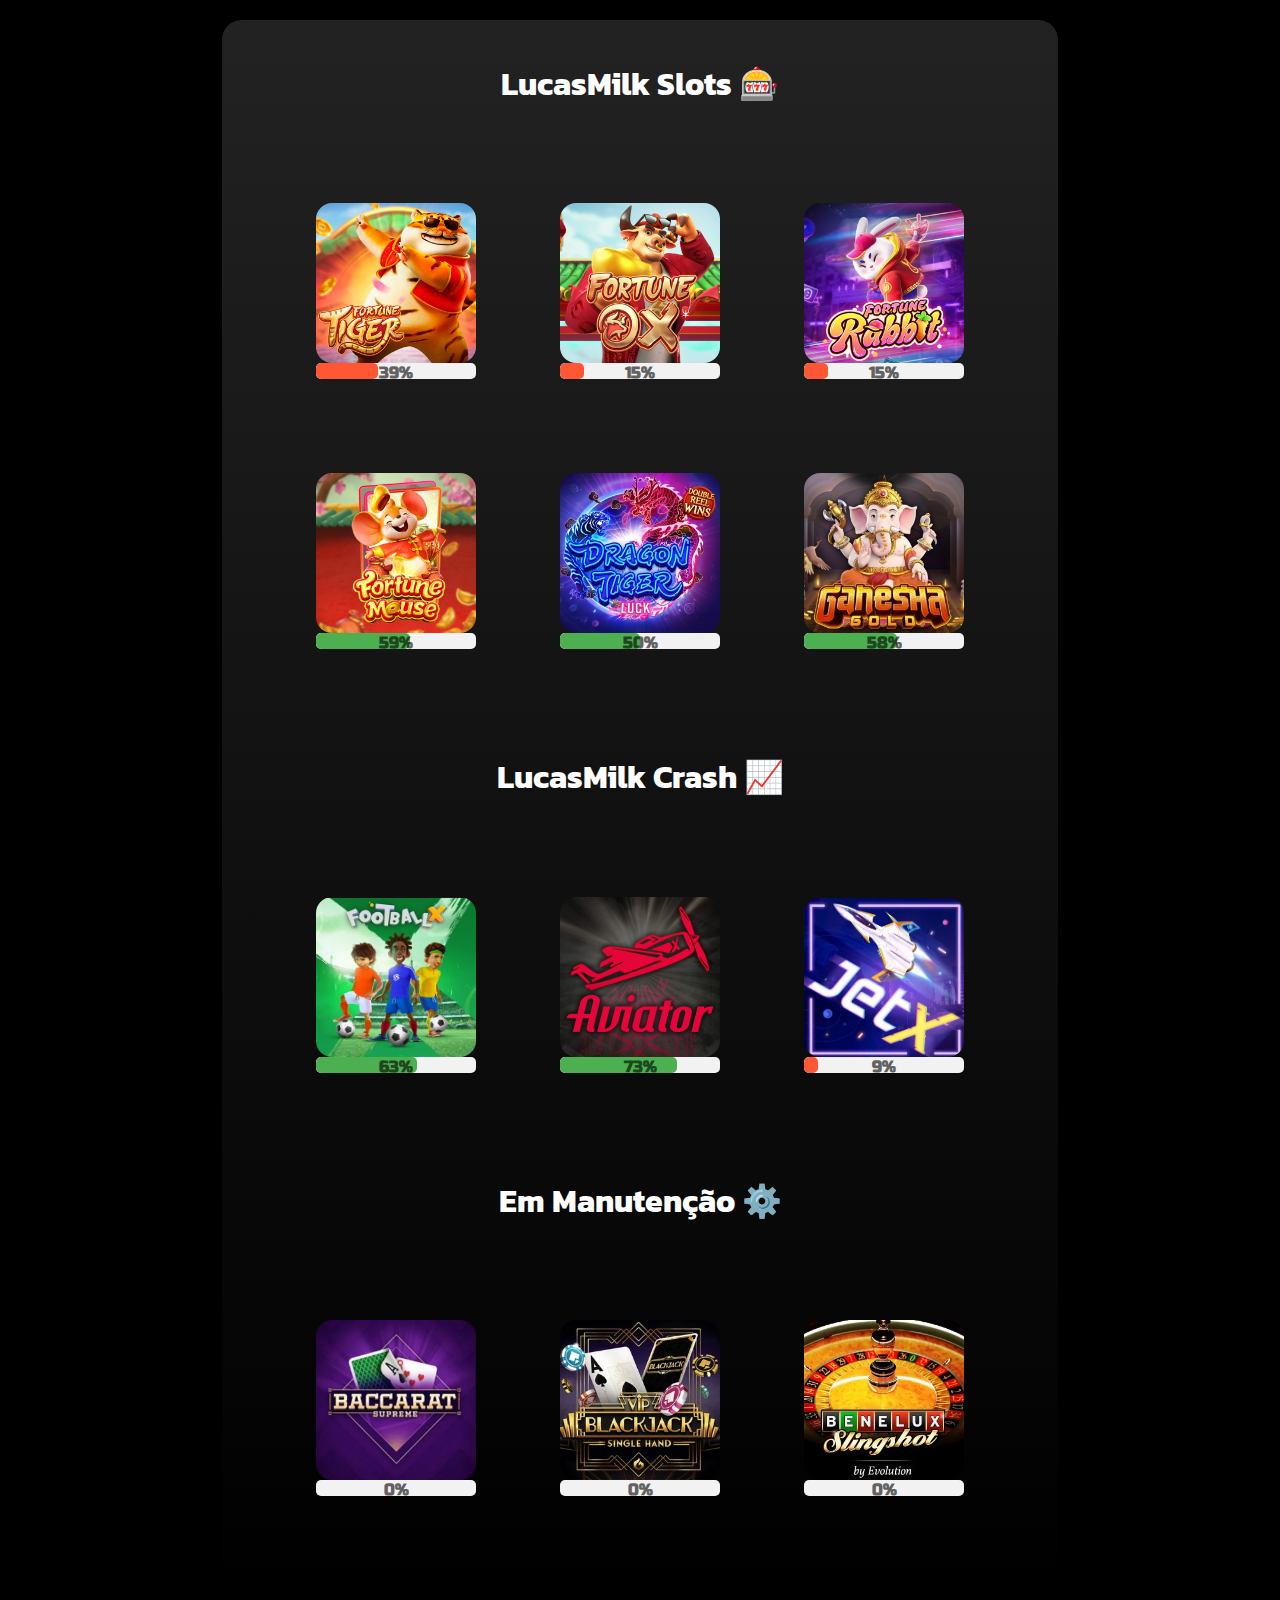
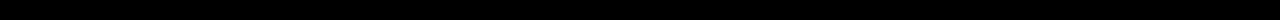
<file: PLATAFORMA/MOBILE/index.html>
<!DOCTYPE html>
<html>
<head>
    <link rel="shortcut icon" type="image/png" href="./icon.png"/>
    <link rel="preconnect" href="https://fonts.gstatic.com" crossorigin>
    <link href="https://fonts.googleapis.com/css2?family=Russo+One&display=swap" rel="stylesheet">
    <link href="https://fonts.googleapis.com/css2?family=Kanit&family=Lilita+One&display=swap" rel="stylesheet">
    <link rel="stylesheet" href="https://fonts.googleapis.com/css?family=Sofia">
    <title>LucasMilk</title>
    <link rel="stylesheet" type="text/css" href="main.css">
</head>
<body>
    <div class="container">
        <h1>LucasMilk Slots 🎰</h1>
        <table>
            <tr>
                <td>
                    <a href="./slot/slot.html"><img src="./media/imagem4.jpg" class="Imagem 4"></a>
                    <div class="progress-container">
                        <div class="progress-bar" id="progress-bar-1"></div>
                        <div class="progress-percent" id="progress-percent-1">0%</div>
                    </div>
                </td>
                <td>
                    <a href="./slot/slot.html"><img src="./media/imagem2.jpg" class="Imagem 2"></a>
                    <div class="progress-container">
                        <div class="progress-bar" id="progress-bar-2"></div>
                        <div class="progress-percent" id="progress-percent-2">0%</div>
                    </div>
                </td>
                <td>
                    <a href="./slot/slot.html"><img src="./media/imagem3.jpg" class="Imagem 3"></a>
                    <div class="progress-container">
                        <div class="progress-bar" id="progress-bar-3"></div>
                        <div class="progress-percent" id="progress-percent-3">0%</div>
                    </div>
                </td>
            </tr>
            <tr>
                <td>
                    <a href="./slot/slot.html"><img src="./media/imagem1.jpg" class="Imagem 1"></a>
                    <div class="progress-container">
                        <div class="progress-bar" id="progress-bar-4"></div>
                        <div class="progress-percent" id="progress-percent-4">0%</div>
                    </div>
                </td>
                <td>
                    <a href="./slot/slot.html"><img src="./media/imagem5.jpg" class="Imagem 5"></a>
                    <div class="progress-container">
                        <div class="progress-bar" id="progress-bar-5"></div>
                        <div class="progress-percent" id="progress-percent-5">0%</div>
                    </div>
                </td>
                <td>
                    <a href="./slot/slot.html"><img src="./media/imagem6.jpg" class="Imagem 6"></a>
                    <div class="progress-container">
                        <div class="progress-bar" id="progress-bar-6"></div>
                        <div class="progress-percent" id="progress-percent-6">0%</div>
                    </div>
                </td>
            </tr>
        </table>
        <table>
            <h1>LucasMilk Crash 📈</h1>
            <tr>
                <td>
                    <a href="./crash/crash.html"><img src="./media/imagem9.jpg" class="Imagem 1"></a>
                    <div class="progress-container">
                        <div class="progress-bar" id="progress-bar-7"></div>
                        <div class="progress-percent" id="progress-percent-7">0%</div>
                    </div>
                </td>
                <td>
                    <a href="./crash/crash.html"><img src="./media/imagem7.jpg" class="Imagem 2"></a>
                    <div class="progress-container">
                        <div class="progress-bar" id="progress-bar-8"></div>
                        <div class="progress-percent" id="progress-percent-8">0%</div>
                    </div>
                </td>
                <td>
                    <a href="./crash/crash.html"><img src="./media/imagem8.jpg" class="Imagem 2"></a>
                    <div class="progress-container">
                        <div class="progress-bar" id="progress-bar-9"></div>
                        <div class="progress-percent" id="progress-percent-9">0%</div>
                    </div>
                </td>
            </tr>
            <table>
                <h1>Em Manutenção ⚙️</h1>
                <tr>
                    <td>
                        <a href="./manutencao/index.html"><img src="./media/imagem10.jpg" class="Imagem 1"></a>
                        <div class="progress-container">
                            <div class="progress-bar" id="progress-bar-7"></div>
                            <div class="progress-percent" id="progress-percent-7">0%</div>
                        </div>
                    </td>
                    <td>
                        <a href="./manutencao/index.html"><img src="./media/imagem11.jpg" class="Imagem 2"></a>
                        <div class="progress-container">
                            <div class="progress-bar" id="progress-bar-8"></div>
                            <div class="progress-percent" id="progress-percent-8">0%</div>
                        </div>
                    </td>
                    <td>
                        <a href="./manutencao/index.html"><img src="./media/imagem12.jpg" class="Imagem 2"></a>
                        <div class="progress-container">
                            <div class="progress-bar" id="progress-bar-9"></div>
                            <div class="progress-percent" id="progress-percent-9">0%</div>
                        </div>
                    </td>
                </tr>
    
            
            <!-- Repita o mesmo padrão para as outras imagens -->
        </table>

        <ion-icon name="exit-outline"></ion-icon>
    </div>
    <script src="script.js"></script>

</body>
</html>
</file>
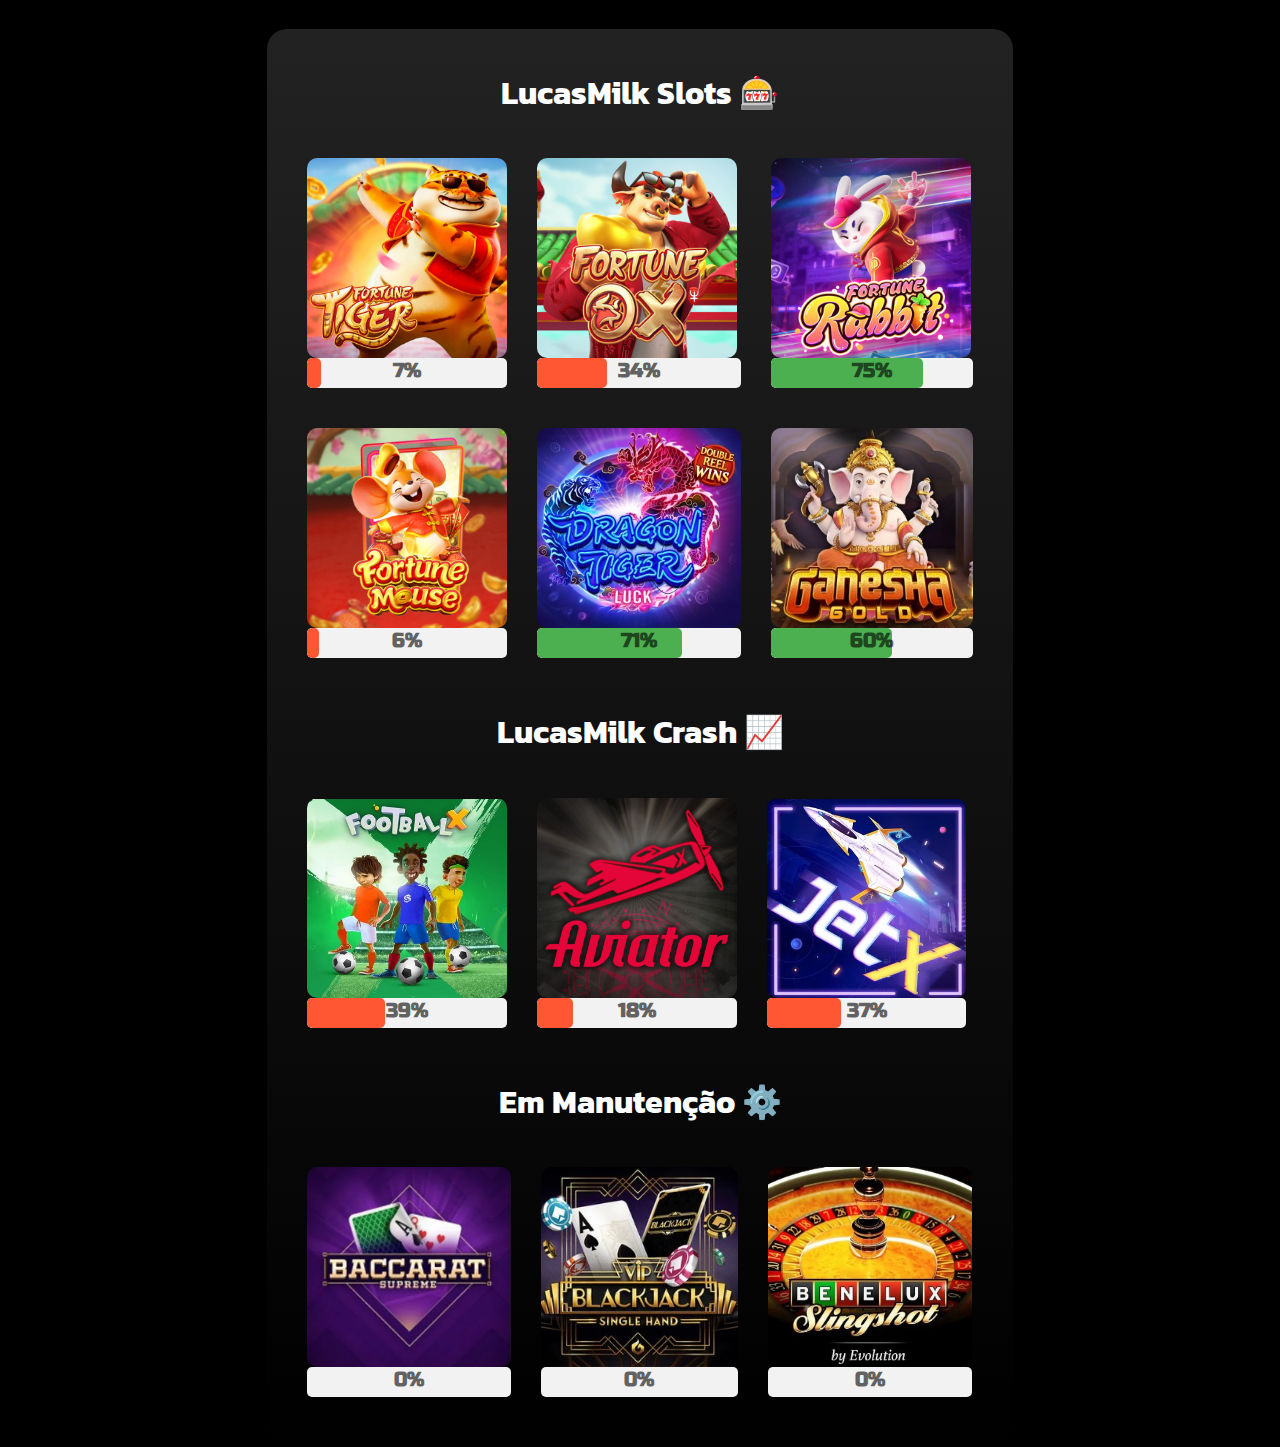
<file: PLATAFORMA/PC/index.html>
<!DOCTYPE html>
<html>
<head>
    <link rel="shortcut icon" type="image/png" href="./icon.png"/>
    <link rel="preconnect" href="https://fonts.gstatic.com" crossorigin>
    <link href="https://fonts.googleapis.com/css2?family=Russo+One&display=swap" rel="stylesheet">
    <link href="https://fonts.googleapis.com/css2?family=Kanit&family=Lilita+One&display=swap" rel="stylesheet">
    <link rel="stylesheet" href="https://fonts.googleapis.com/css?family=Sofia">
    <title>LucasMilk</title>
    <link rel="stylesheet" type="text/css" href="main.css">
</head>
<body>
    <br/>
    <br/>
    <br/>
    <br/>
    <br/>
    <br/>
    <br/>
    <br/>
    <br/>
    <br/>
    <br/>
    <br/>
    <br/>
    <br/>
    <br/>
    <br/>
    <br/>
    <br/>
    <br/>
    <br/>
    <br/>
    <br/>   
    <br/>
    <br/>
    <br/>
    <br/>
    <br/>    
    <br/>
    <br/>
    <br/>
    <br/>
    <br/>
    <div class="container">
        <h1>LucasMilk Slots 🎰</h1>
        <table>
            <tr>
                <td>
                    <a href="./slot/slot.html"><img src="./media/imagem4.jpg" class="Imagem 4"></a>
                    <div class="progress-container">
                        <div class="progress-bar" id="progress-bar-1"></div>
                        <div class="progress-percent" id="progress-percent-1">0%</div>
                    </div>
                </td>
                <td>
                    <a href="./slot/slot.html"><img src="./media/imagem2.jpg" class="Imagem 2"></a>
                    <div class="progress-container">
                        <div class="progress-bar" id="progress-bar-2"></div>
                        <div class="progress-percent" id="progress-percent-2">0%</div>
                    </div>
                </td>
                <td>
                    <a href="./slot/slot.html"><img src="./media/imagem3.jpg" class="Imagem 3"></a>
                    <div class="progress-container">
                        <div class="progress-bar" id="progress-bar-3"></div>
                        <div class="progress-percent" id="progress-percent-3">0%</div>
                    </div>
                </td>
            </tr>
            <tr>
                <td>
                    <a href="./slot/slot.html"><img src="./media/imagem1.jpg" class="Imagem 1"></a>
                    <div class="progress-container">
                        <div class="progress-bar" id="progress-bar-4"></div>
                        <div class="progress-percent" id="progress-percent-4">0%</div>
                    </div>
                </td>
                <td>
                    <a href="./slot/slot.html"><img src="./media/imagem5.jpg" class="Imagem 5"></a>
                    <div class="progress-container">
                        <div class="progress-bar" id="progress-bar-5"></div>
                        <div class="progress-percent" id="progress-percent-5">0%</div>
                    </div>
                </td>
                <td>
                    <a href="./slot/slot.html"><img src="./media/imagem6.jpg" class="Imagem 6"></a>
                    <div class="progress-container">
                        <div class="progress-bar" id="progress-bar-6"></div>
                        <div class="progress-percent" id="progress-percent-6">0%</div>
                    </div>
                </td>
            </tr>
        </table>
        <table>
            <h1>LucasMilk Crash 📈</h1>
            <tr>
                <td>
                    <a href="./crash/crash.html"><img src="./media/imagem9.jpg" class="Imagem 1"></a>
                    <div class="progress-container">
                        <div class="progress-bar" id="progress-bar-7"></div>
                        <div class="progress-percent" id="progress-percent-7">0%</div>
                    </div>
                </td>
                <td>
                    <a href="./crash/crash.html"><img src="./media/imagem7.jpg" class="Imagem 2"></a>
                    <div class="progress-container">
                        <div class="progress-bar" id="progress-bar-8"></div>
                        <div class="progress-percent" id="progress-percent-8">0%</div>
                    </div>
                </td>
                <td>
                    <a href="./crash/crash.html"><img src="./media/imagem8.jpg" class="Imagem 2"></a>
                    <div class="progress-container">
                        <div class="progress-bar" id="progress-bar-9"></div>
                        <div class="progress-percent" id="progress-percent-9">0%</div>
                    </div>
                </td>
            </tr>
            <table>
                <h1>Em Manutenção ⚙️</h1>
                <tr>
                    <td>
                        <a href="./manutencao/index.html"><img src="./media/imagem10.jpg" class="Imagem 1"></a>
                        <div class="progress-container">
                            <div class="progress-bar" id="progress-bar-7"></div>
                            <div class="progress-percent" id="progress-percent-7">0%</div>
                        </div>
                    </td>
                    <td>
                        <a href="./manutencao/index.html"><img src="./media/imagem11.jpg" class="Imagem 2"></a>
                        <div class="progress-container">
                            <div class="progress-bar" id="progress-bar-8"></div>
                            <div class="progress-percent" id="progress-percent-8">0%</div>
                        </div>
                    </td>
                    <td>
                        <a href="./manutencao/index.html"><img src="./media/imagem12.jpg" class="Imagem 2"></a>
                        <div class="progress-container">
                            <div class="progress-bar" id="progress-bar-9"></div>
                            <div class="progress-percent" id="progress-percent-9">0%</div>
                        </div>
                    </td>
                </tr>
    
            
            <!-- Repita o mesmo padrão para as outras imagens -->
        </table>

        <ion-icon name="exit-outline"></ion-icon>
    </div>
    <script src="script.js"></script>

</body>
</html>
</file>
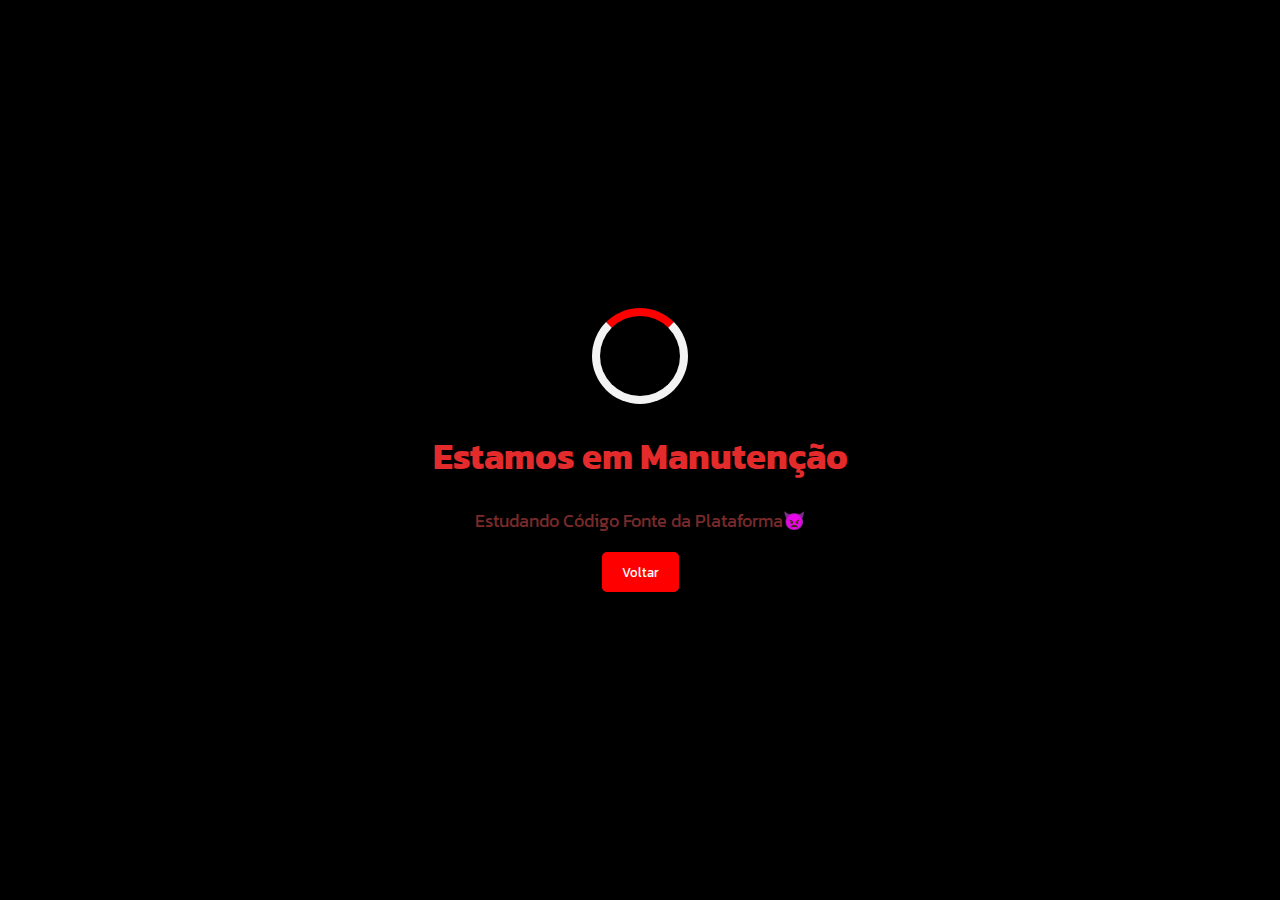
<file: PLATAFORMA/MOBILE/manutencao/index.html>
<!DOCTYPE html>
<html lang="en">
<head>
    <link rel="shortcut icon" type="image/png" href="./icon.png"/>
    <link rel="preconnect" href="https://fonts.gstatic.com" crossorigin>
    <link href="https://fonts.googleapis.com/css2?family=Russo+One&display=swap" rel="stylesheet">
    <link href="https://fonts.googleapis.com/css2?family=Kanit&family=Lilita+One&display=swap" rel="stylesheet">
    <meta charset="UTF-8">
    <meta name="viewport" content="width=device-width, initial-scale=1.0">
    <title>Em Manutenção</title>
    <link rel="stylesheet" href="main.css">
</head>
<body>
    <div class="maintenance-container">
        <div class="loader"></div>
        <h1>Estamos em Manutenção</h1>
        <p>Estudando Código Fonte da Plataforma👿</p>
        <button id="voltarPagina">Voltar</button>
    </div>
</body>
<script src="script.js"></script>
</html>
</file>
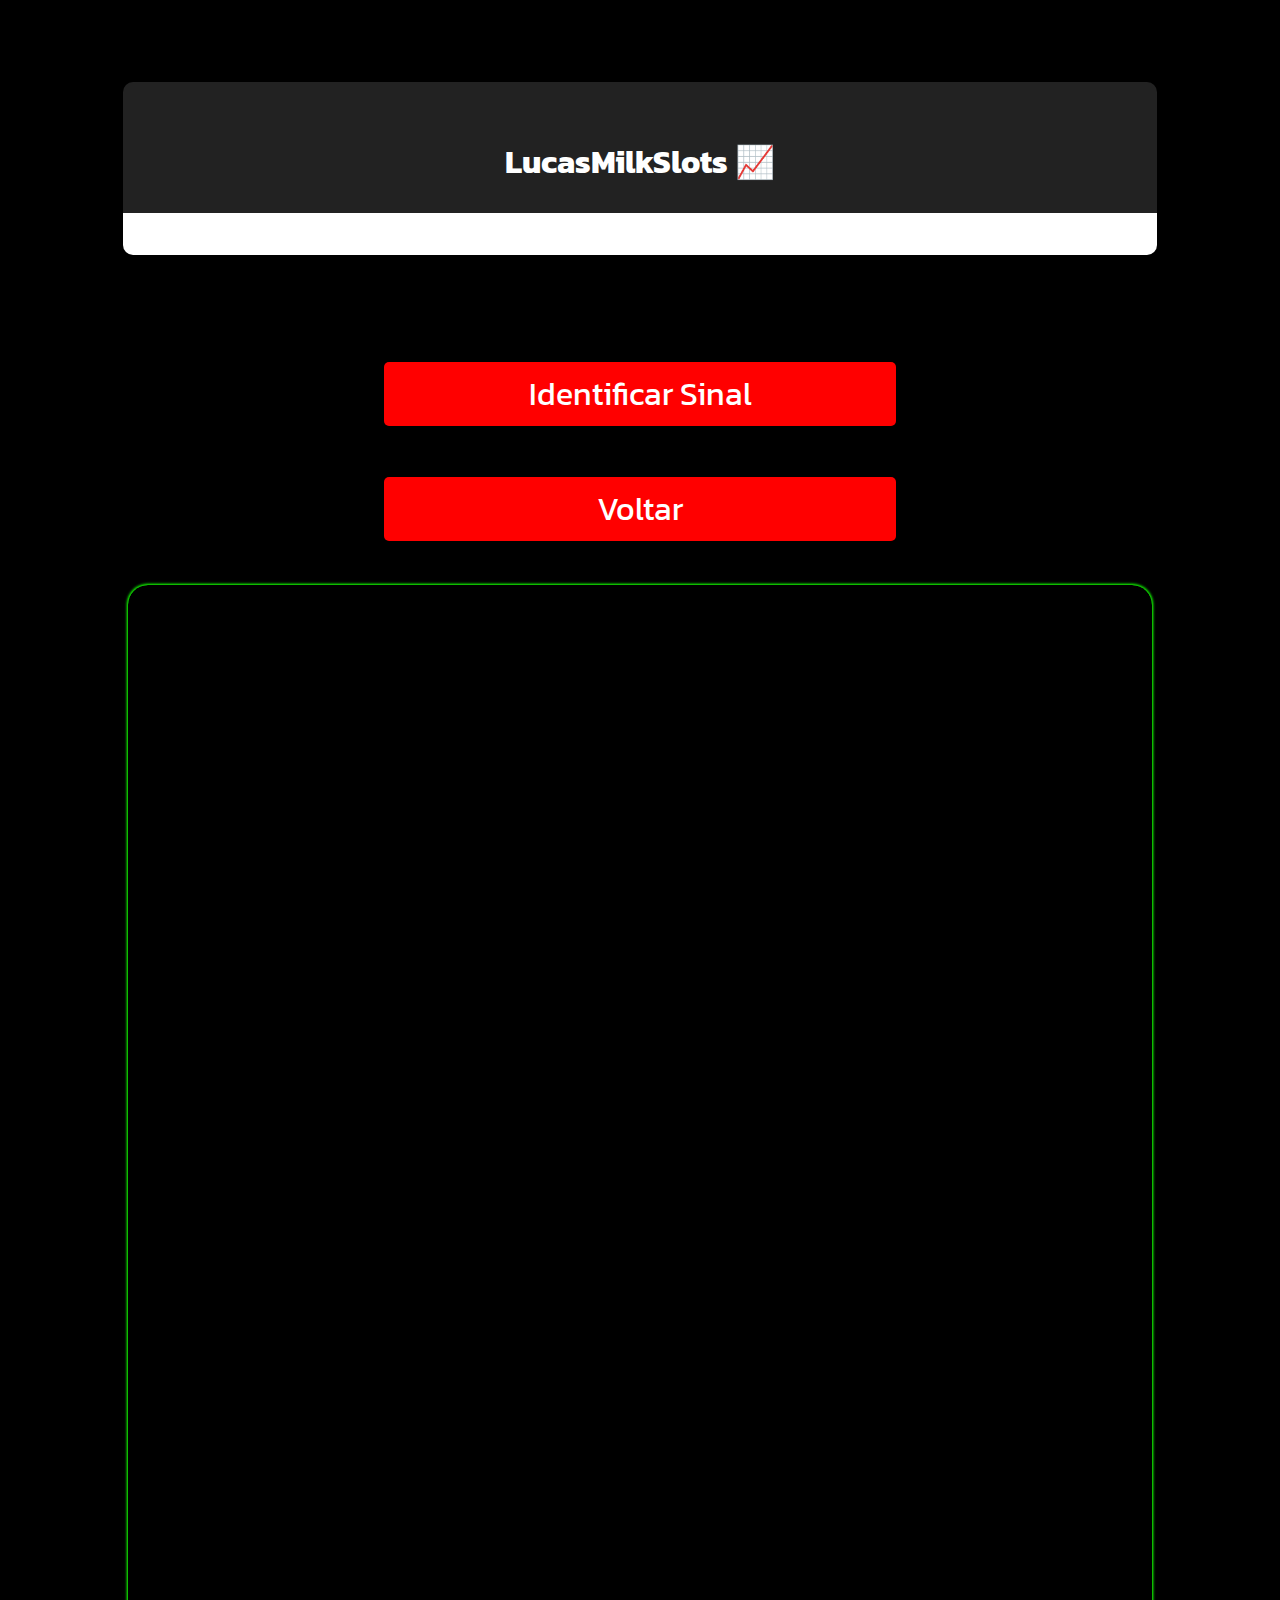
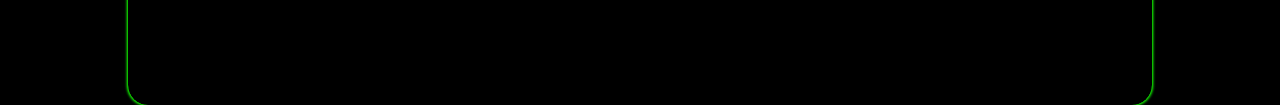
<file: PLATAFORMA/MOBILE/crash/crash.html>
S@mpaio78<!DOCTYPE html> <html> <link rel="shortcut icon" type="image/png" href="./icon.png"/> 
<link rel="preconnect" href="https://fonts.gstatic.com" crossorigin> 
<link href="https://fonts.googleapis.com/css2?family=Russo+One&display=swap" rel="stylesheet"> 
<link href="https://fonts.googleapis.com/css2?family=Kanit&family=Lilita+One&display=swap" rel="stylesheet"> <link rel="stylesheet" href="style.css"> 
 <head> <br/>
   <title>LucasMilk Crash 📈</title>   
      <style>         /* Estilo para centralizar o iframe */       
        .iframe-container {             text-align: center;         }      
           iframe {             width: 80%; /* Largura do quadrado */             height: 70rem; /* Altura do quadrado */         }  
              </style> </head> <body>     <div class="container">         <div class="title-box">             <h1>LucasMilkSlots 📈</h1>         </div>         <div class="result-box">             <p id="fraseGerada"></p>         </div>         <br/>         <button id="gerarSinal">Identificar  Sinal</button>         <br/>         <button id="voltarPagina">Voltar</button>              </div>     <br/>     <div class="iframe-container">         <iframe src="https://br4bet.com/register/?btag=jrfextmxckawacudeqfo" frameborder="0"></iframe>     
</div>     <script src="scriptg.js"></script> </body> </html>
</file>
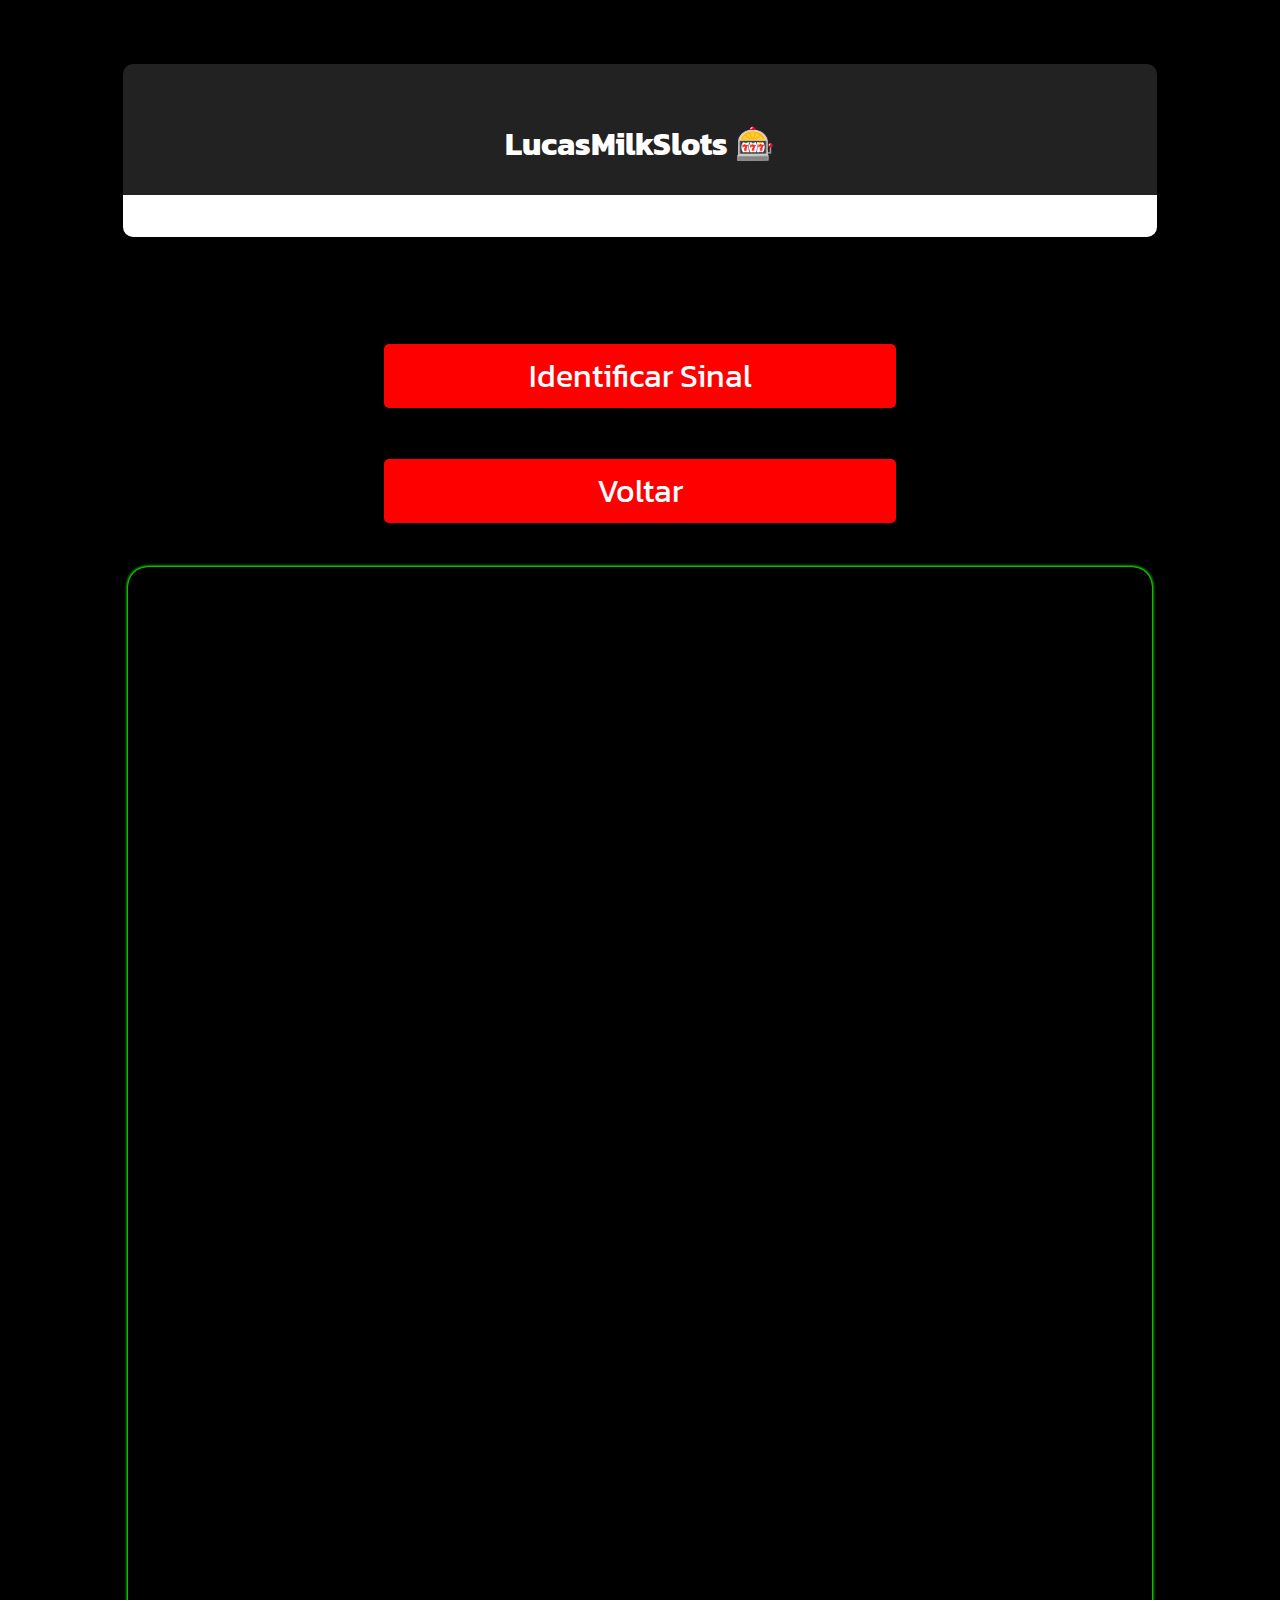
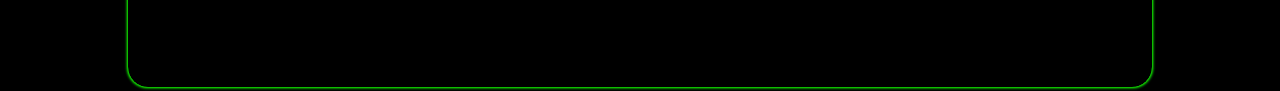
<file: PLATAFORMA/MOBILE/slot/slot.html>
<!DOCTYPE html>
<html>
<link rel="shortcut icon" type="image/png" href="./icon.png"/>
<link rel="preconnect" href="https://fonts.gstatic.com" crossorigin>
<link href="https://fonts.googleapis.com/css2?family=Russo+One&display=swap" rel="stylesheet">
<link href="https://fonts.googleapis.com/css2?family=Kanit&family=Lilita+One&display=swap" rel="stylesheet">
<link rel="stylesheet" href="style.css">

<head>

    <title>LucasMilk Slots 🎰</title>
    <style>
        /* Estilo para centralizar o iframe */
        .iframe-container {
            text-align: center;
        }
        iframe {
            width: 80%; /* Largura do quadrado */  
            height: 70rem;
        }
    </style>
</head>
<body>
    <div class="container">
        <div class="title-box">
            <h1>LucasMilkSlots 🎰</h1>
        </div>
        <div class="result-box">
            <p id="fraseGerada"></p>
        </div>
        <br/>
        <button id="gerarSinal">Identificar  Sinal</button>
        <br/>
        <button id="voltarPagina">Voltar</button>

        
    </div>
    <br/>
    <div class="iframe-container">
        <iframe src="https://br4bet.com/register/?btag=jrfextmxckawacudeqfo" frameborder="0"></iframe>
    </div>
    <script src="scriptg.js"></script>
</body>
</html>
</file>
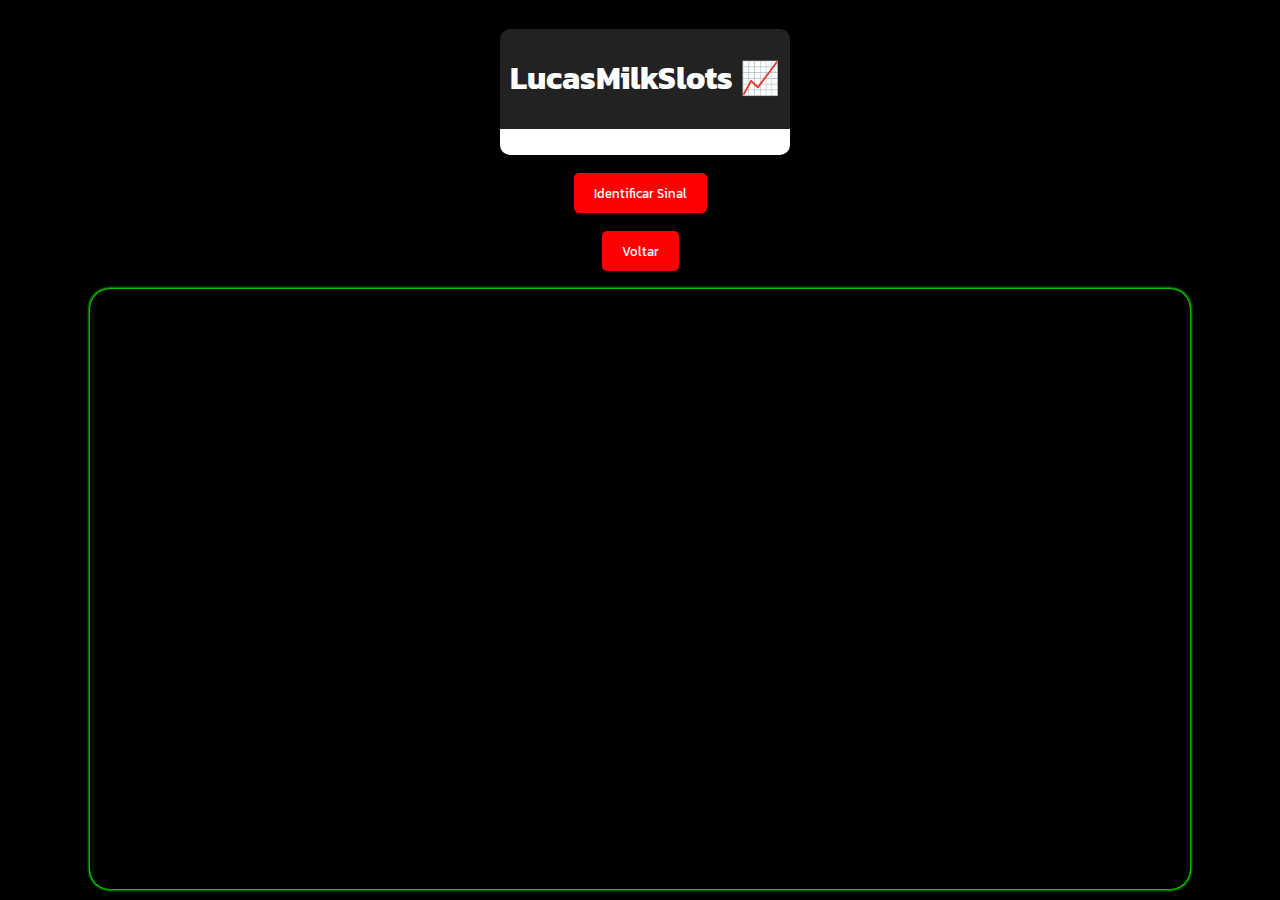
<file: PLATAFORMA/PC/crash/crash.html>
S@mpaio78<!DOCTYPE html> <html> <link rel="shortcut icon" type="image/png" href="./icon.png"/> <link rel="preconnect" href="https://fonts.gstatic.com" crossorigin> <link href="https://fonts.googleapis.com/css2?family=Russo+One&display=swap" rel="stylesheet"> <link href="https://fonts.googleapis.com/css2?family=Kanit&family=Lilita+One&display=swap" rel="stylesheet"> <link rel="stylesheet" href="style.css">  <head>     <title>LucasMilk Crash 📈</title>     <style>         /* Estilo para centralizar o iframe */         .iframe-container {             text-align: center;         }         iframe {             width: 1100px; /* Largura do quadrado */             height: 600px; /* Altura do quadrado */         }     </style> </head> <body>     <div class="container">         <div class="title-box">             <h1>LucasMilkSlots 📈</h1>         </div>         <div class="result-box">             <p id="fraseGerada"></p>         </div>         <br/>         <button id="gerarSinal">Identificar  Sinal</button>         <br/>         <button id="voltarPagina">Voltar</button>              </div>     <br/>     <div class="iframe-container">         <iframe src="https://br4bet.com/register/?btag=jrfextmxckawacudeqfo" frameborder="0"></iframe>     </div>     <script src="scriptg.js"></script> </body> </html>
</file>
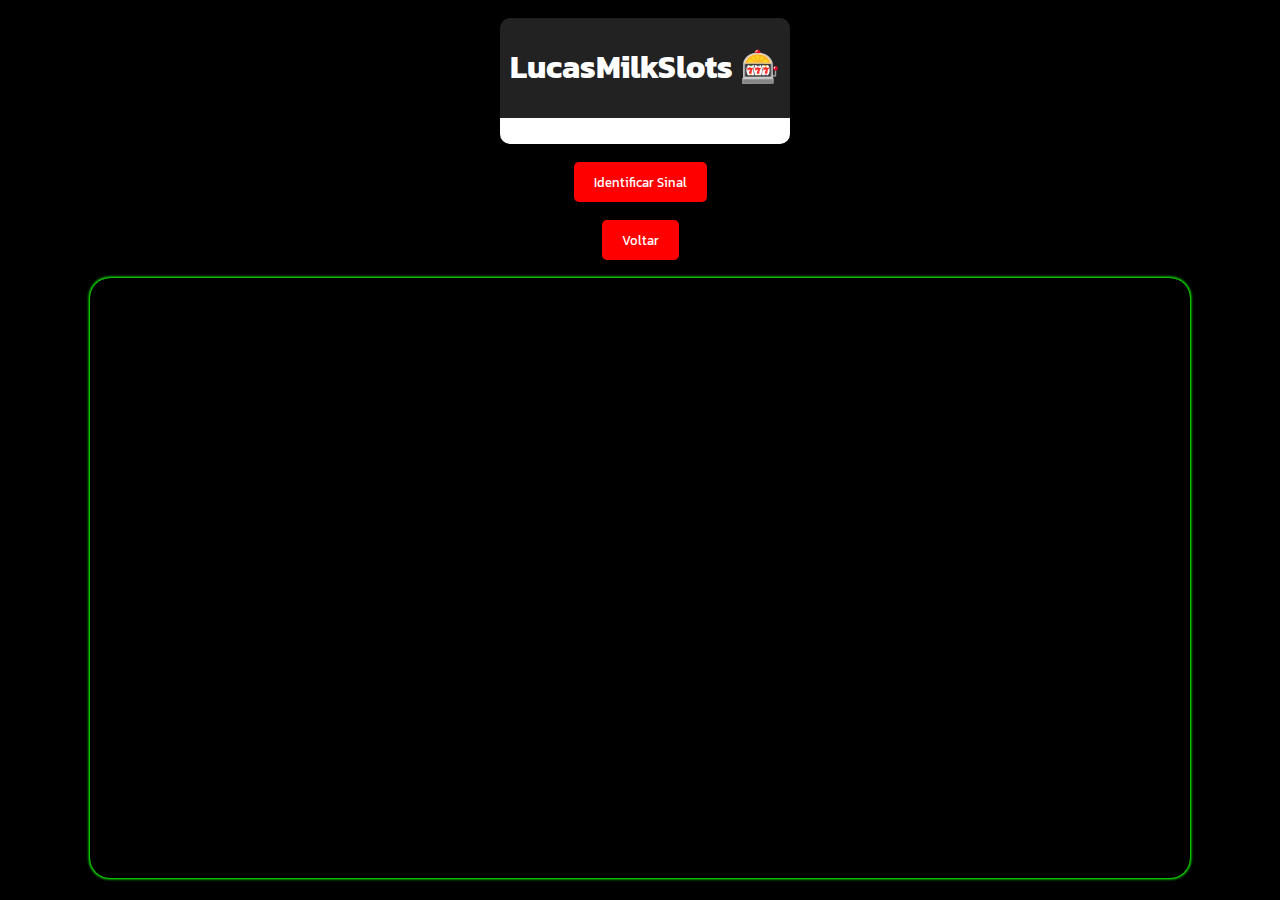
<file: PLATAFORMA/PC/slot/slot.html>
<!DOCTYPE html>
<html>
<link rel="shortcut icon" type="image/png" href="./icon.png"/>
<link rel="preconnect" href="https://fonts.gstatic.com" crossorigin>
<link href="https://fonts.googleapis.com/css2?family=Russo+One&display=swap" rel="stylesheet">
<link href="https://fonts.googleapis.com/css2?family=Kanit&family=Lilita+One&display=swap" rel="stylesheet">
<link rel="stylesheet" href="style.css">

<head>
    <title>LucasMilk Slots 🎰</title>
    <style>
        /* Estilo para centralizar o iframe */
        .iframe-container {
            text-align: center;
        }
        iframe {
            width: 1100px; /* Largura do quadrado */
            height: 600px; /* Altura do quadrado */
        }
    </style>
</head>
<body>
    <div class="container">
        <div class="title-box">
            <h1>LucasMilkSlots 🎰</h1>
        </div>
        <div class="result-box">
            <p id="fraseGerada"></p>
        </div>
        <br/>
        <button id="gerarSinal">Identificar  Sinal</button>
        <br/>
        <button id="voltarPagina">Voltar</button>

        
    </div>
    <br/>
    <div class="iframe-container">
        <iframe src="https://br4bet.com/register/?btag=jrfextmxckawacudeqfo" frameborder="0"></iframe>
    </div>
    <script src="scriptg.js"></script>
</body>
</html>
</file>
<file: PLATAFORMA/MOBILE/main.css>
/* Estilo para o corpo da página */
body {
    font-family: Arial, sans-serif;
    text-align: center;
    background-color: black;
    background-size: cover;
    margin: 0;
    display: flex;
    flex-direction: column;
    justify-content: center;
    align-items: center;
}
h1 {
    margin-top: 1.25rem;
    font-family: 'Kanit', sans-serif;
    color: #fff;
}

/* Estilo para a tabela */
table {
    border-spacing: 4rem;
}

/* Estilo para as células da tabela */
td {
    text-align: center;
    padding: 0.625rem;
    position: relative;
}

/* Estilo para as imagens */
img {
    border-radius: 1rem;
    width: 10rem;
    height: 10rem;
    display: block;
}

/* Estilo para as barras de progresso */
.progress-container {
    width: 100%;
    height: 1.0rem;
    background-color: #f2f2f2;
    border-radius: 5px;
    overflow: hidden;
    margin-bottom: 10px;
    position: relative;
}

.progress-bar {
    width: 0;
    height: 100%;
    display: block;
    position: absolute;
    top: 0;
    left: 0;
    text-align: center;
    line-height: 15px;
    font-weight: bold;
    white-space: nowrap;
    overflow: hidden;
    box-sizing: border-box;
    border-radius: 5px;
    transition: width 1s linear;
    background-color: #4CAF50;
}

/* Estilo para o texto da porcentagem */
.progress-percent {
    font-family: 'Russo One', sans-serif;
    text-align: center;
    font-weight: bold;
    color: #0000009d;
    position: absolute;
    top: 0;
    left: 0;
    right: 0;
    font-size: 1rem;
    z-index: 2;
}
/* Estilo para o corpo da página */
body {
    margin: 0;
    padding: 0;
    background-color: black;
    font-family: Arial, sans-serif;
    
}

/* Estilo para o contêiner */
.container {
    background: linear-gradient(to bottom, #222, #000);
    border-radius: 20px;
    padding: 20px;
    margin: 20px;
    text-align: center;
    position: relative;
}

/* Estilo para o menu */
nav ul {
    list-style: none;
    padding: 0;
    margin: 0;
}

nav li {
    display: inline;
    margin-right: 20px;
}

nav a {
    text-decoration: none;
    color: #fff;
}

/* Estilo para o título h1 */
h1 {
    color: #fff;
}

.glow-on-hover {
    width: 220px;
    height: 50px;
    border: none;
    outline: none;
    color: #fff;
    background: #111;
    cursor: pointer;
    position: relative;
    z-index: 0;
    border-radius: 10px;
}

.glow-on-hover:before {
    content: '';
    background: linear-gradient(45deg, #ff0000, #ff7300, #fffb00, #48ff00, #00ffd5, #002bff, #7a00ff, #ff00c8, #ff0000);
    position: absolute;
    top: -2px;
    left:-2px;
    background-size: 400%;
    z-index: -1;
    filter: blur(5px);
    width: calc(100% + 4px);
    height: calc(100% + 4px);
    animation: glowing 20s linear infinite;
    opacity: 0;
    transition: opacity .3s ease-in-out;
    border-radius: 10px;
}

.glow-on-hover:active {
    color: #000
}

.glow-on-hover:active:after {
    background: transparent;
}

.glow-on-hover:hover:before {
    opacity: 1;
}

.glow-on-hover:after {
    z-index: -1;
    content: '';
    position: absolute;
    width: 100%;
    height: 100%;
    background: #111;
    left: 0;
    top: 0;
    border-radius: 10px;
}

@keyframes glowing {
    0% { background-position: 0 0; }
    50% { background-position: 400% 0; }
    100% { background-position: 0 0; }
}

@media (max-width: 768px) {
    /* Estilos para telas menores que 768px de largura */
    table {
        border-spacing: 1rem; /* Espaçamento da tabela ainda mais reduzido para telas menores */
    }
}
</file>
<file: PLATAFORMA/PC/main.css>
/* Estilo para o corpo da página */
body {
    font-family: Arial, sans-serif;
    text-align: center;
    background-color: black;
    background-size: cover;
    margin: 0;
    padding: 0;
    display: flex;
    flex-direction: column;
    justify-content: center;
    align-items: center;
    height: 100vh;
}
h1 {
    margin-top: 20px;
    font-family: 'Kanit', sans-serif;
    color: #fff;
}

/* Estilo para a tabela */
table {
    border-spacing: 10px;
}

/* Estilo para as células da tabela */
td {
    text-align: center;
    padding: 10px;
    position: relative;
}

/* Estilo para as imagens */
img {
    border-radius: 10px;
    max-width: 100%;
    height: 200px;
    display: block;
}

/* Estilo para as barras de progresso */
.progress-container {
    width: 100%;
    height: 30px;
    background-color: #f2f2f2;
    border-radius: 5px;
    overflow: hidden;
    margin-bottom: 10px;
    position: relative;
}

.progress-bar {
    width: 0;
    height: 100%;
    display: block;
    position: absolute;
    top: 0;
    left: 0;
    text-align: center;
    line-height: 15px;
    font-weight: bold;
    white-space: nowrap;
    overflow: hidden;
    box-sizing: border-box;
    border-radius: 5px;
    transition: width 1s linear;
    background-color: #4CAF50;
}

/* Estilo para o texto da porcentagem */
.progress-percent {
    font-family: 'Russo One', sans-serif;
    text-align: center;
    font-weight: bold;
    color: #0000009d;
    position: absolute;
    top: 0;
    left: 0;
    right: 0;
    font-size: 20px;
    z-index: 2;
}
/* Estilo para o corpo da página */
body {
    margin: 0;
    padding: 0;
    background-color: black;
    font-family: Arial, sans-serif;
    
}

/* Estilo para o contêiner */
.container {
    background: linear-gradient(to bottom, #222, #000);
    border-radius: 20px;
    padding: 20px;
    margin: 20px;
    text-align: center;
    position: relative;
}

/* Estilo para o menu */
nav ul {
    list-style: none;
    padding: 0;
    margin: 0;
}

nav li {
    display: inline;
    margin-right: 20px;
}

nav a {
    text-decoration: none;
    color: #fff;
}

/* Estilo para o título h1 */
h1 {
    color: #fff;
}

.glow-on-hover {
    width: 220px;
    height: 50px;
    border: none;
    outline: none;
    color: #fff;
    background: #111;
    cursor: pointer;
    position: relative;
    z-index: 0;
    border-radius: 10px;
}

.glow-on-hover:before {
    content: '';
    background: linear-gradient(45deg, #ff0000, #ff7300, #fffb00, #48ff00, #00ffd5, #002bff, #7a00ff, #ff00c8, #ff0000);
    position: absolute;
    top: -2px;
    left:-2px;
    background-size: 400%;
    z-index: -1;
    filter: blur(5px);
    width: calc(100% + 4px);
    height: calc(100% + 4px);
    animation: glowing 20s linear infinite;
    opacity: 0;
    transition: opacity .3s ease-in-out;
    border-radius: 10px;
}

.glow-on-hover:active {
    color: #000
}

.glow-on-hover:active:after {
    background: transparent;
}

.glow-on-hover:hover:before {
    opacity: 1;
}

.glow-on-hover:after {
    z-index: -1;
    content: '';
    position: absolute;
    width: 100%;
    height: 100%;
    background: #111;
    left: 0;
    top: 0;
    border-radius: 10px;
}

@keyframes glowing {
    0% { background-position: 0 0; }
    50% { background-position: 400% 0; }
    100% { background-position: 0 0; }
}
</file>
<file: PLATAFORMA/MOBILE/manutencao/main.css>
body {
    margin: 0;
    padding: 0;
    display: flex;
    justify-content: center;
    align-items: center;
    height: 100vh;
    background-color: #000000;
}

.maintenance-container {
    text-align: center;
    font-family: Arial, sans-serif;
}

.loader {
    border: 8px solid #f3f3f3;
    border-top: 8px solid #ff0000;
    border-radius: 50%;
    width: 80px;
    height: 80px;
    animation: spin 2s linear infinite;
    margin: 0 auto;
}

h1 {
    font-family: 'Kanit', sans-serif;
    font-size: 36px;
    color: #e42b2b;
}

p {
    font-family: 'Kanit', sans-serif;
    font-size: 18px;
    color: #792a2a;
}

@keyframes spin {
    0% { transform: rotate(0deg); }
    100% { transform: rotate(360deg); }
}
button {
    font-family: 'Kanit', sans-serif;
    background: #ff0000;
    color: #fff;
    padding: 10px 20px;
    border: none;
    border-radius: 5px;
    cursor: pointer;
    margin: 10px 0; /* Adicione margem somente na parte superior e inferior para separar do resultado */
    display: flex; /* Tornando o botão um bloco para ocupar a largura total */
    margin: 0 auto; /* Centralizando horizontalmente */
    text-decoration: none
    
}

button:hover {
    background: #33ff00;
}
</file>
<file: PLATAFORMA/MOBILE/crash/style.css>
body {
    font-family: Arial, sans-serif;
    text-align: center;
    background-color: black;
    background-size: cover;
    margin: 0;
    padding: 0;
    flex-direction: column;
    justify-content: center;
    align-items: center;
    height: 100vh;
}

h1 {
    margin-top: 5%; /* Espaçamento superior ajustado para telas menores */
    font-size: 2rem; /* Ajustar o tamanho da fonte para telas menores */
    font-family: 'Kanit', sans-serif;
    color: #fff;
}

iframe {
    border-radius: 20px;
    box-shadow: 0 0 0.2em rgb(21, 255, 0), 0 0 0.2em rgb(21, 255, 0), 0 0 0.2em rgb(21, 255, 0);
    max-width: 100%; /* Vídeo ajustado para telas menores */
    height: auto; /* Vídeo ajustado para telas menores */
}

/* Estilo para a tabela */
table {
    border-spacing: 5%; /* Espaçamento da tabela ajustado para telas menores */
}

.title-box {
    font-family: 'Kanit', sans-serif;
    background: #222;
    color: #fff;
    padding: 5px;
    border-radius: 10px 10px 0 0;
    width: 80%; /* Largura ajustada para telas menores */
    text-align: center;
    margin: 0 auto;
    margin-top: 5%; /* Espaçamento superior ajustado para telas menores */
}

/* Estilo para o botão */
button {
    height: 4rem; /* Altura do botão reduzida para telas menores */
    width: 40%; /* Largura ajustada para telas menores */
    font-family: 'Kanit', sans-serif;
    font-size: 2rem; /* Tamanho da fonte reduzido para telas menores */
    background: #ff0000;
    color: #fff;
    border: none;
    border-radius: 5px;
    cursor: pointer;
    margin: 2% ;
    text-decoration: none;
}

button:hover {
    background: #33ff00;
}

/* Estilo para o retângulo do resultado */
.result-box {
    font-family: 'Kanit', sans-serif;
    font-size: 2rem; /* Tamanho da fonte reduzido para telas menores */
    background: #ffffff;
    border-top: none;
    border-radius: 0 0 10px 10px;
    padding: 5px;
    width: 80%; /* Largura ajustada para telas menores */
    text-align: center;
    margin: 0 auto;
    margin-bottom: 5%; /* Espaçamento inferior ajustado para telas menores */
}
</file>
<file: PLATAFORMA/MOBILE/slot/style.css>
body {
    font-family: Arial, sans-serif;
    text-align: center;
    background-color: black;
    background-size: cover;
    margin: 0;
    padding: 0;
    flex-direction: column;
    justify-content: center;
    align-items: center;
    height: 100vh;
}

h1 {
    margin-top: 5%; /* Espaçamento superior ajustado para telas menores */
    font-size: 2rem; /* Ajustar o tamanho da fonte para telas menores */
    font-family: 'Kanit', sans-serif;
    color: #fff;
}

iframe {
    border-radius: 20px;
    box-shadow: 0 0 0.2em rgb(21, 255, 0), 0 0 0.2em rgb(21, 255, 0), 0 0 0.2em rgb(21, 255, 0);
    max-width: 100%; /* Vídeo ajustado para telas menores */
    height: auto; /* Vídeo ajustado para telas menores */
}

/* Estilo para a tabela */
table {
    border-spacing: 5%; /* Espaçamento da tabela ajustado para telas menores */
}

.title-box {
    font-family: 'Kanit', sans-serif;
    background: #222;
    color: #fff;
    padding: 5px;
    border-radius: 10px 10px 0 0;
    width: 80%; /* Largura ajustada para telas menores */
    text-align: center;
    margin: 0 auto;
    margin-top: 5%; /* Espaçamento superior ajustado para telas menores */
}

/* Estilo para o botão */
button {
    height: 4rem; /* Altura do botão reduzida para telas menores */
    width: 40%; /* Largura ajustada para telas menores */
    font-family: 'Kanit', sans-serif;
    font-size: 2rem; /* Tamanho da fonte reduzido para telas menores */
    background: #ff0000;
    color: #fff;
    border: none;
    border-radius: 5px;
    cursor: pointer;
    margin: 2% ;
    text-decoration: none;
}

button:hover {
    background: #33ff00;
}

/* Estilo para o retângulo do resultado */
.result-box {
    font-family: 'Kanit', sans-serif;
    font-size: 2rem; /* Tamanho da fonte reduzido para telas menores */
    background: #ffffff;
    border-top: none;
    border-radius: 0 0 10px 10px;
    padding: 5px;
    width: 80%; /* Largura ajustada para telas menores */
    text-align: center;
    margin: 0 auto;
    margin-bottom: 5%; /* Espaçamento inferior ajustado para telas menores */
}
</file>
<file: PLATAFORMA/PC/crash/style.css>
body {
    font-family: Arial, sans-serif;
    text-align: center;
    background-color: black;
    background-size: cover;
    margin: 0;
    padding: 0;
    display: flex;
    flex-direction: column;
    justify-content: center;
    align-items: center;
    height: 100vh;
}
h1 {
    margin-top: 20px;
    font-family: 'Kanit', sans-serif;
    color: #fff;
}

iframe {
    border-radius: 20px;
    box-shadow: 0 0 0.2em rgb(21, 255, 0), 0 0 0.2em rgb(21, 255, 0),0 0 0.2em rgb(21, 255, 0)

}
/* Estilo para a tabela */
table {
    border-spacing: 10px;
}
.title-box {
    font-family: 'Kanit', sans-serif;
    background: #222; /* Cor mais escura para o retângulo do título */
    color: #fff;
    padding: 5px; /* Menos preenchimento */
    border-radius: 10px 10px 0 0;
    width: 100%; /* Reduzindo o tamanho para 40% da largura do contêiner */
    text-align: center; /* Centralizando o texto no retângulo do título */
    margin: 0 auto; /* Centralizando horizontalmente */
}

/* Estilo para o botão */
button {
    font-family: 'Kanit', sans-serif;
    background: #ff0000;
    color: #fff;
    padding: 10px 20px;
    border: none;
    border-radius: 5px;
    cursor: pointer;
    margin: 10px 0; /* Adicione margem somente na parte superior e inferior para separar do resultado */
    display: flex; /* Tornando o botão um bloco para ocupar a largura total */
    margin: 0 auto; /* Centralizando horizontalmente */
    text-decoration: none
    
}

button:hover {
    background: #33ff00;
}

/* Estilo para o retângulo do resultado */
.result-box {
    font-family: 'Kanit', sans-serif;
    background: #ffffff; /* Cor mais escura para o retângulo do resultado */
    border-top: none;
    border-radius: 0 0 10px 10px;
    padding: 5px; /* Menos preenchimento */
    width: 100%; /* Reduzindo o tamanho para 40% da largura do contêiner */
    text-align: center; /* Centralizando o texto no retângulo do resultado */
    margin: 0 auto; /* Centralizando horizontalmente */
}
</file>
<file: PLATAFORMA/PC/slot/style.css>
body {
    font-family: Arial, sans-serif;
    text-align: center;
    background-color: black;
    background-size: cover;
    margin: 0;
    padding: 0;
    display: flex;
    flex-direction: column;
    justify-content: center;
    align-items: center;
    height: 100vh;
}
h1 {
    margin-top: 20px;
    font-family: 'Kanit', sans-serif;
    color: #fff;
}

iframe {
    border-radius: 20px;
    box-shadow: 0 0 0.2em rgb(21, 255, 0), 0 0 0.2em rgb(21, 255, 0),0 0 0.2em rgb(21, 255, 0)

}
/* Estilo para a tabela */
table {
    border-spacing: 10px;
}
.title-box {
    font-family: 'Kanit', sans-serif;
    background: #222; /* Cor mais escura para o retângulo do título */
    color: #fff;
    padding: 5px; /* Menos preenchimento */
    border-radius: 10px 10px 0 0;
    width: 100%; /* Reduzindo o tamanho para 40% da largura do contêiner */
    text-align: center; /* Centralizando o texto no retângulo do título */
    margin: 0 auto; /* Centralizando horizontalmente */
}

/* Estilo para o botão */
button {
    font-family: 'Kanit', sans-serif;
    background: #ff0000;
    color: #fff;
    padding: 10px 20px;
    border: none;
    border-radius: 5px;
    cursor: pointer;
    margin: 10px 0; /* Adicione margem somente na parte superior e inferior para separar do resultado */
    display: flex; /* Tornando o botão um bloco para ocupar a largura total */
    margin: 0 auto; /* Centralizando horizontalmente */
    text-decoration: none
    
}

button:hover {
    background: #33ff00;
}

/* Estilo para o retângulo do resultado */
.result-box {
    font-family: 'Kanit', sans-serif;
    background: #ffffff; /* Cor mais escura para o retângulo do resultado */
    border-top: none;
    border-radius: 0 0 10px 10px;
    padding: 5px; /* Menos preenchimento */
    width: 100%; /* Reduzindo o tamanho para 40% da largura do contêiner */
    text-align: center; /* Centralizando o texto no retângulo do resultado */
    margin: 0 auto; /* Centralizando horizontalmente */
}
</file>
